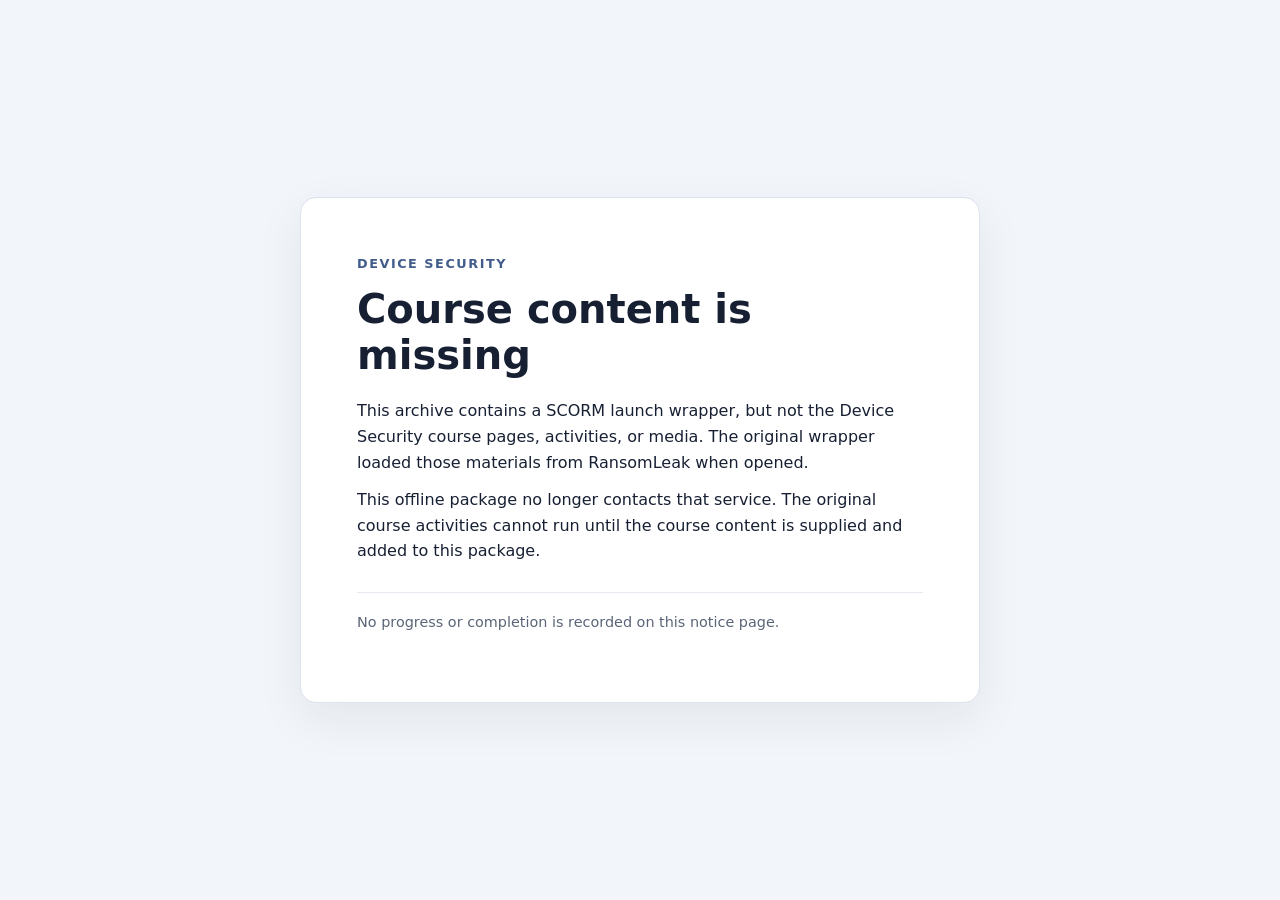
<file: device-security-self-contained/index.html>
<!doctype html>
<html lang="en">
<head>
  <meta charset="utf-8">
  <meta name="viewport" content="width=device-width, initial-scale=1">
  <title>Device Security</title>
  <link rel="stylesheet" href="./styles.css">
  <script defer src="./scorm.js"></script>
</head>
<body>
  <main class="card">
    <div class="eyebrow">Device Security</div>
    <h1>Course content is missing</h1>
    <p>This archive contains a SCORM launch wrapper, but not the Device Security course pages, activities, or media. The original wrapper loaded those materials from RansomLeak when opened.</p>
    <p>This offline package no longer contacts that service. The original course activities cannot run until the course content is supplied and added to this package.</p>
    <p class="note">No progress or completion is recorded on this notice page.</p>
  </main>
</body>
</html>
</file>
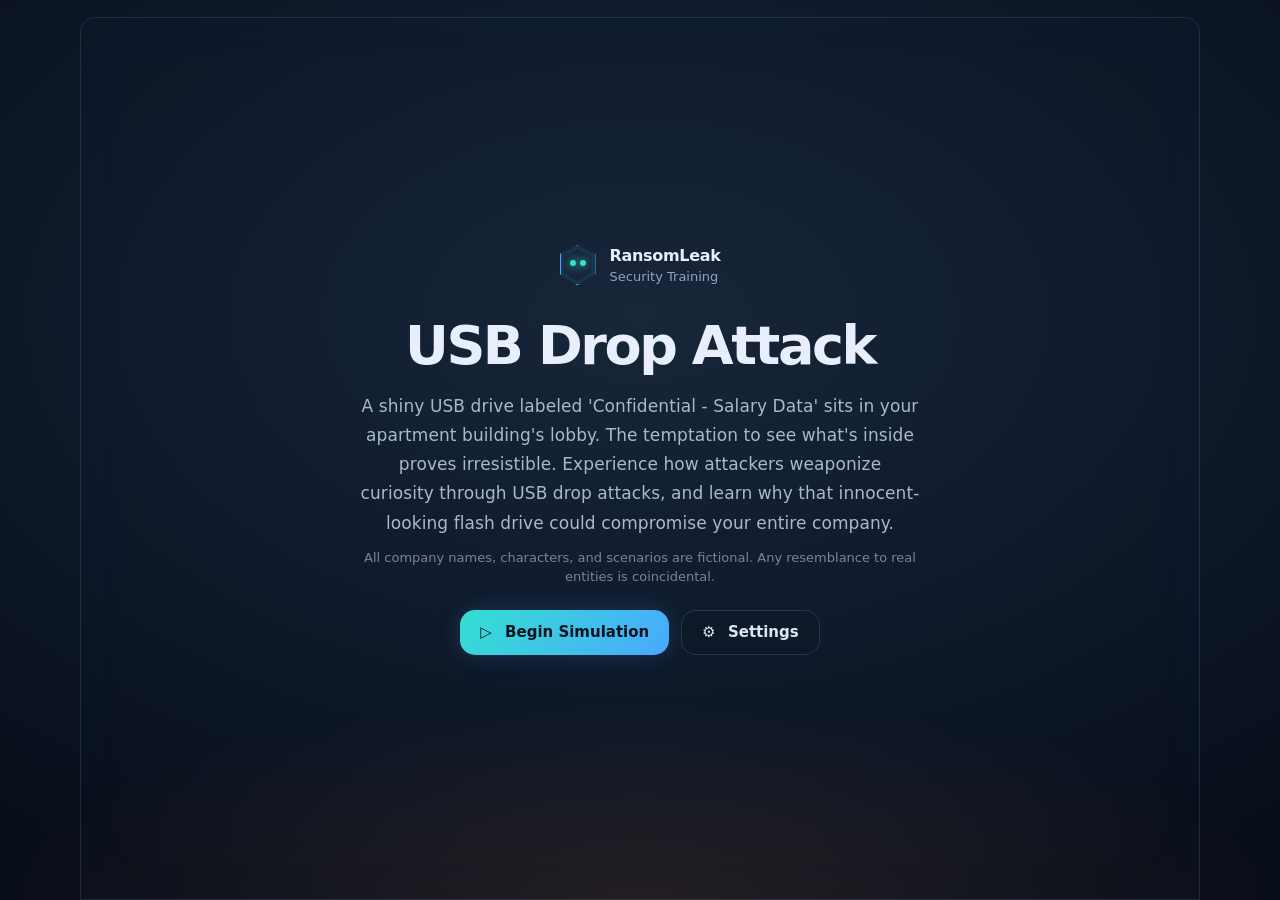
<file: usb-drop-3D-scorm12/index.html>
<!DOCTYPE html>
<html lang="en">
<head>
<meta charset="utf-8">
<meta name="viewport" content="width=device-width,initial-scale=1,viewport-fit=cover">
<title>USB Drop Attack</title>
<link rel="stylesheet" href="assets/css/main.css">
</head>
<body>

<div id="loading" class="loading is-ready" role="status" aria-live="polite" aria-hidden="true">
  <div class="loading-frame" aria-hidden="true"></div>
  <div class="loading-content">
    <svg class="loading-fox" viewBox="0 0 128 128" aria-hidden="true">
      <path class="fox-glow" d="M64 8 92 20l28 8v62l-56 34L8 90V28l28-8z"/>
      <path class="fox-face" d="m18 31 24-8 8 22 14-9 14 9 8-22 24 8v49L64 111 18 80z"/>
      <path class="fox-ear" d="m27 28 15-20 8 32zM101 28 86 8l-8 32z"/>
      <path class="fox-brow" d="m39 47 16 7M89 47l-16 7"/>
      <circle class="fox-eye" cx="44" cy="61" r="7"/><circle class="fox-eye" cx="84" cy="61" r="7"/>
      <circle class="fox-pupil" cx="46" cy="59" r="2.5"/><circle class="fox-pupil" cx="86" cy="59" r="2.5"/>
      <path class="fox-nose" d="m55 77 9-5 9 5-9 16z"/>
    </svg>
    <p>Preparing simulation...</p>
  </div>
</div>

<section id="welcome" class="welcome" aria-labelledby="welcome-title">
  <div class="welcome-frame" aria-hidden="true"></div>
  <div class="welcome-card">
    <div class="brand-lockup">
      <span class="brand-mark" aria-hidden="true"><i></i><i></i></span>
      <span><b>RansomLeak</b><small>Security Training</small></span>
    </div>
    <h1 id="welcome-title">USB Drop Attack</h1>
    <p class="welcome-copy">A shiny USB drive labeled 'Confidential - Salary Data' sits in your apartment building's lobby. The temptation to see what's inside proves irresistible. Experience how attackers weaponize curiosity through USB drop attacks, and learn why that innocent-looking flash drive could compromise your entire company.</p>
    <p class="fiction-note">All company names, characters, and scenarios are fictional. Any resemblance to real entities is coincidental.</p>
    <div class="welcome-actions">
      <button id="beginSimulation" class="begin-btn" type="button"><span aria-hidden="true">▷</span> Begin Simulation</button>
      <button id="openSettings" class="settings-btn" type="button"><span aria-hidden="true">⚙</span> Settings</button>
    </div>
  </div>
</section>

<div id="settingsDialog" class="settings-backdrop" role="dialog" aria-modal="true" aria-labelledby="settings-title" hidden>
  <section class="settings-card">
    <h2 id="settings-title">Simulation settings</h2>
    <label class="motion-setting"><span><b>Idle camera motion</b><small>Gently rotate the scene while you are not interacting.</small></span><input id="motionToggle" type="checkbox" checked></label>
    <button id="closeSettings" class="settings-done" type="button">Done</button>
  </section>
</div>

<div id="roleIntro" class="role-backdrop" role="dialog" aria-modal="true" aria-labelledby="role-name" hidden>
  <section class="role-card">
    <div class="avatar-icon" aria-hidden="true"><span></span></div>
    <h2 id="role-name">Abebe</h2>
    <span class="role-badge">DEFENDER</span>
    <p>You are <strong>Abebe</strong>, an employee at <strong>DataFlow Analytics</strong>.</p>
    <button id="roleContinue" type="button">Continue</button>
  </section>
</div>

<aside id="storyRail" class="story-rail" aria-label="Simulation story" hidden>
  <header class="rail-brand">
    <span class="rail-logo" aria-hidden="true"><i></i><i></i></span>
    <span><b>RansomLeak</b><small>Security Training</small></span>
  </header>
  <div class="rail-course"><span aria-hidden="true">♙</span> USB Drop Attack</div>
  <div class="rail-progress">
    <div class="progress-label"><span>PROGRESS</span><b id="storyProgressText">0%</b></div>
    <div class="progress-track"><i id="storyProgressBar"></i></div>
  </div>
  <div id="storyContent" class="story-content"></div>
  <footer class="story-footer">
    <p id="storyPrompt">Click Next Step to continue.</p>
    <button id="storyNext" type="button">Next Step</button>
  </footer>
</aside>
<div class="scene-avatar" aria-label="Active learner Abebe"><span aria-hidden="true"><i></i></span><b>ABEBE</b></div>

<div id="stage">
  <canvas id="gl"></canvas>
  <div id="labels" aria-hidden="true"><div id="usbTarget"><span>DROP USB HERE</span></div><div id="usbLabel">UNKNOWN USB</div></div>
  <div id="glfail" class="glfail" hidden>
    <h2>3D view unavailable</h2>
    <p>Your browser or LMS blocked WebGL. The course still works &mdash; use the list at the bottom of the screen.</p>
  </div>
</div>

<header id="hud" class="hud">
  <div class="hud-id">
    <span class="mark" aria-hidden="true"></span>
    <div>
      <h1>USB Drop Attack</h1>
      <p id="learner">Explore threat response</p>
    </div>
  </div>
  <div class="hud-stats">
    <div class="stat"><span id="statDone">0/4</span><label>Questions</label></div>
    <div class="stat"><span id="statScore">0%</span><label>Score</label></div>
    <div class="stat stat-bar">
      <div class="bar"><i id="bar"></i></div>
      <label>Progress</label>
    </div>
  </div>
</header>

<nav id="dock" class="dock" aria-label="Questions"></nav>

<div id="hint" class="hint">
  <b>Drag</b> to look around &middot; <b>Scroll</b> to zoom &middot; <b>Click a marker</b> to start
</div>

<div id="modal" class="modal" role="dialog" aria-modal="true" aria-labelledby="mTitle" hidden>
  <div class="sheet">
    <div class="sheet-head">
      <div>
        <p class="eyebrow"><span id="mStation">Question</span> &middot; <span id="mStep">Step 1</span></p>
        <h2 id="mTitle">Title</h2>
      </div>
      <button id="mClose" class="icon-btn" aria-label="Close and go back">&times;</button>
    </div>
    <div class="sheet-body" id="mBody"></div>
    <div class="sheet-foot">
      <div id="mMeta" class="meta"></div>
      <button id="mNext" class="btn btn-primary" hidden>Continue</button>
    </div>
  </div>
</div>

<div id="done" class="modal" role="dialog" aria-modal="true" hidden>
  <div class="sheet sheet-wide">
    <div class="sheet-head">
      <div>
        <p class="eyebrow">Course complete</p>
        <h2 id="dTitle">Debrief</h2>
      </div>
    </div>
    <div class="sheet-body" id="dBody"></div>
    <div class="sheet-foot">
      <div id="dMeta" class="meta"></div>
      <button id="dReview" class="btn">Back</button>
    </div>
  </div>
</div>

<script src="assets/js/scorm.js"></script>
<script src="assets/js/gl.js"></script>
<script src="assets/js/kit.js"></script>
<script src="assets/js/scene.js"></script>
<script src="assets/js/course.js"></script>
<script src="assets/js/app.js"></script>
</body>
</html>
</file>
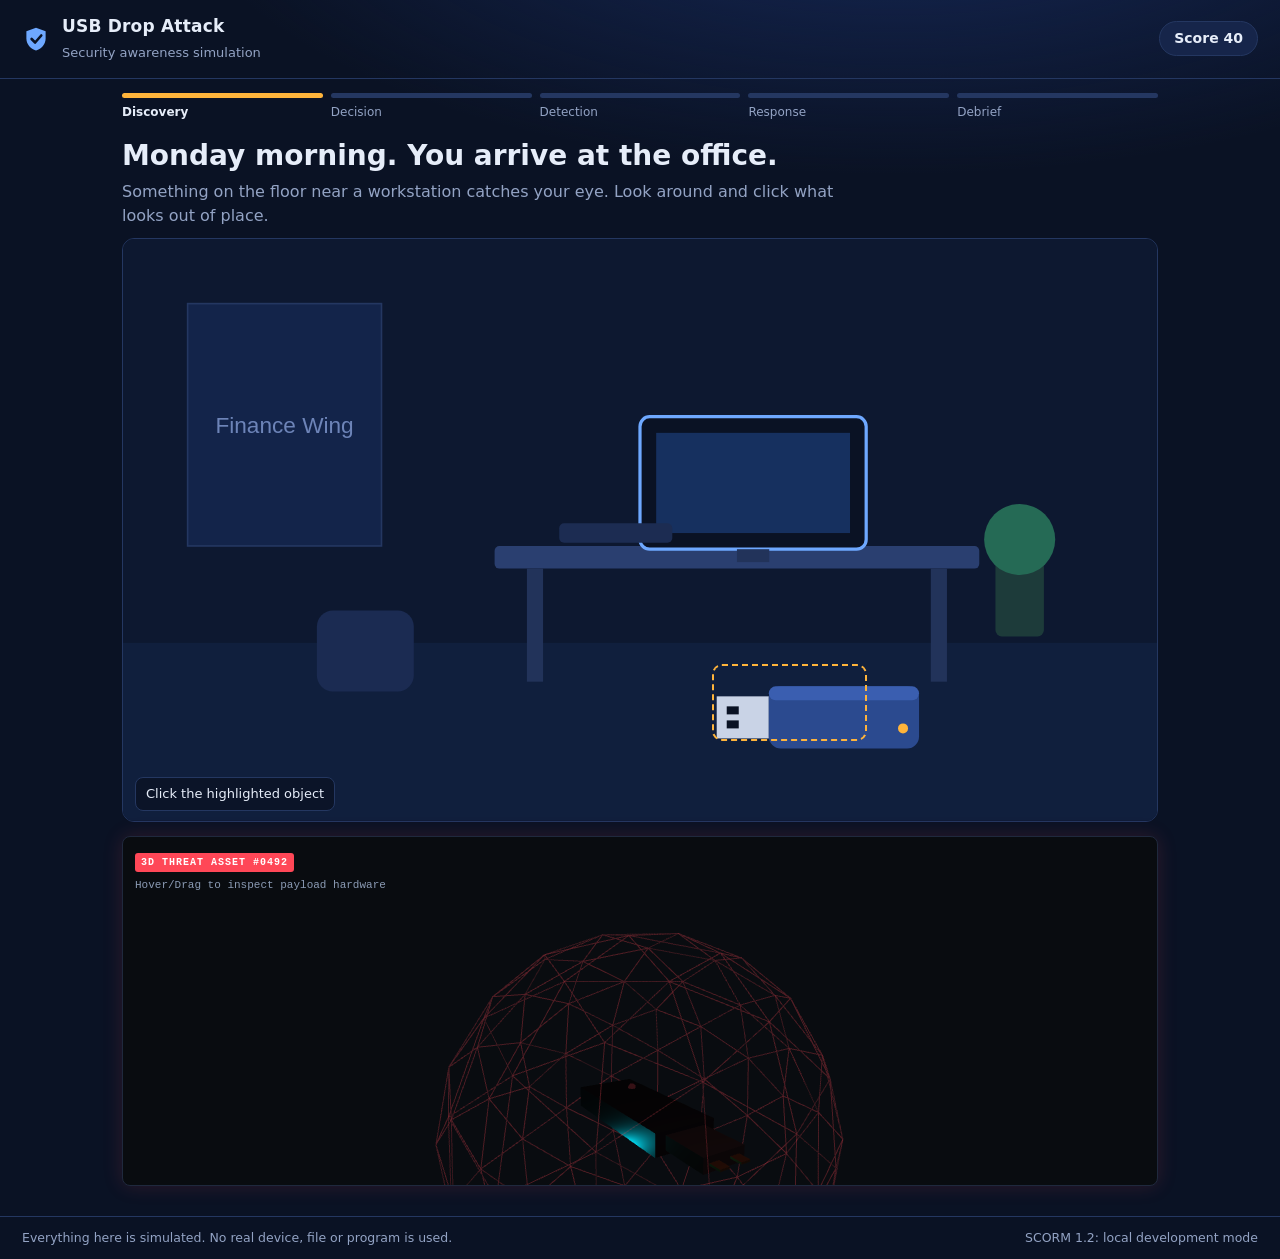
<file: usb-drop-attack-scorm/index.html>
<!DOCTYPE html>
<html lang="en">
<head>
<meta charset="UTF-8">
<meta name="viewport" content="width=device-width, initial-scale=1">
<title>USB Drop Attack Simulation</title>
<link rel="stylesheet" href="css/style.css">
<link rel="stylesheet" href="css/simulation.css">
</head>
<body>
<header class="top">
  <div class="brand"><img src="assets/icons/shield.svg" alt="" width="28" height="28"><div><strong>USB Drop Attack</strong><span>Security awareness simulation</span></div></div>
  <div class="chip" id="scorechip" aria-live="polite">Score 40</div>
</header>
<nav id="progress" class="progress" aria-label="Progress"></nav>
<main id="stage" class="stage"></main>
<div id="canvas-container" class="usb-3d-viewport" hidden>
  <div class="three-canvas-mount" aria-hidden="true"></div>
  <div class="viewport-overlay"><span class="status-tag">3D THREAT ASSET #0492</span><p>Hover/Drag to inspect payload hardware</p></div>
</div>
<div id="leak-portal" class="modal hidden" hidden>
  <section class="modal-content portal-content" role="dialog" aria-modal="true" aria-labelledby="portal-title" tabindex="-1">
    <header class="dls-header">
      <div class="logo"><img src="assets/icons/shield.svg" alt="" class="icon-danger"><span id="portal-title">DISCLOSURE PORTAL // TRAINING SIMULATION</span></div>
      <div class="stats-bar"><span>SIMULATED LISTINGS: <strong>01</strong></span><span>SIMULATED DATA: <strong>250 GB</strong></span></div>
      <button class="modal-close" type="button" data-close-portal aria-label="Close disclosure portal">×</button>
    </header>
    <p class="portal-disclaimer">Fictional training scenario. Organization, files, countdown, and figures are simulated.</p>
    <main class="leak-grid">
      <article class="portal-victim-card">
        <div class="card-header"><span class="badge" id="portal-badge">SIMULATED EXPOSURE IN PROGRESS</span><span class="timer" id="timer-1">--h --m --s</span></div>
        <h2>Northstar Logistics <small>(fictional)</small></h2>
        <p class="data-size">Simulated volume: <strong>250 GB</strong> (.pdf, .xlsx, .sql)</p>
        <p class="description">A fictional listing demonstrates how stolen-data claims may be presented. No files were taken or uploaded.</p>
        <div class="card-actions">
          <button class="btn" type="button" data-portal-action="samples">Inspect Sample Files</button>
          <button class="btn danger" type="button" data-portal-action="torrent">Download Torrent</button>
        </div>
      </article>
      <section class="chat-widget" aria-labelledby="chat-title">
        <div class="chat-header"><span class="status-indicator online" aria-hidden="true"></span><h2 id="chat-title">Chat with Support <span>[Operator ID: #8841]</span></h2><span class="chat-tag">SIMULATED · OFFLINE</span></div>
        <div class="chat-messages" id="chat-box" aria-live="polite" aria-relevant="additions">
          <div class="message threat-actor"><strong>[Operator]:</strong> We claim to have encrypted systems and copied 450 GB of employee data. We threaten to publish samples if the organization does not meet our demand. This fictional threat demonstrates double extortion: encryption plus threatened data exposure.</div>
        </div>
        <p class="chat-guidance">Training note: Follow your incident-response plan. Do not share internal details or negotiate unless authorized.</p>
        <div class="chat-actions" aria-label="Choose a simulated response">
          <button class="btn" type="button" data-chat-response="extension">Request Extension</button>
          <button class="btn" type="button" data-chat-response="proof">Request Proof</button>
          <button class="btn primary" type="button" data-chat-response="escalate">Stop contact and notify incident response</button>
        </div>
      </section>
    </main>
    <div class="modal-actions"><button class="btn primary" type="button" data-close-portal>Return to Simulation</button></div>
  </section>
</div>
<div id="file-modal" class="modal hidden" hidden>
  <section class="modal-content" role="dialog" aria-modal="true" aria-labelledby="proof-title" tabindex="-1">
    <div class="modal-heading">
      <div><p class="eyebrow">Simulation evidence</p><h2 id="proof-title">Proof of Exfiltration — Sample Files</h2></div>
      <button class="modal-close" type="button" data-close-modal aria-label="Close viewer">×</button>
    </div>
    <p class="proof-disclaimer">Fictional file listing for training. No files or personal data were accessed or transferred.</p>
    <div class="proof-layout">
      <div class="file-tree" aria-label="Sample file list">
        <ul>
          <li class="folder">📁 Confidential_HR
            <ul>
              <li><button type="button" class="file" data-preview="salaries">📄 Executive_Salaries.csv <span>(12 MB)</span></button></li>
              <li><button type="button" class="file" data-preview="passports">📄 Executive_Passports.pdf <span>(45 MB)</span></button></li>
            </ul>
          </li>
          <li class="folder">📁 Source_Code
            <ul>
              <li><button type="button" class="file" data-preview="database">📄 production_db.sql <span>(3.2 GB)</span></button></li>
            </ul>
          </li>
        </ul>
      </div>
      <div id="file-preview-box" class="preview-box" aria-live="polite"><em>Select a file to inspect a redacted proof sample.</em></div>
    </div>
    <div class="modal-actions"><button class="btn primary" type="button" data-close-modal>Close Viewer</button></div>
  </section>
</div>
<div id="torrent-modal" class="modal hidden" hidden>
  <section class="modal-content torrent-content" role="dialog" aria-modal="true" aria-labelledby="torrent-title" tabindex="-1">
    <p class="eyebrow">Training simulation</p>
    <h2 id="torrent-title">Download disabled</h2>
    <p>This control is a simulated trap. No torrent, file, or network request was created. In a real incident, do not download unknown files; notify your security team.</p>
    <div class="modal-actions"><button class="btn primary" type="button" data-close-torrent>Return to Portal</button></div>
  </section>
</div>
<footer class="foot"><span>Everything here is simulated. No real device, file or program is used.</span><span id="mode"></span></footer>
<script src="js/three.min.js"></script>
<script src="js/scorm.js"></script>
<script src="js/usb-drop.js"></script>
<script src="js/usb-3d.js"></script>
</body>
</html>
</file>
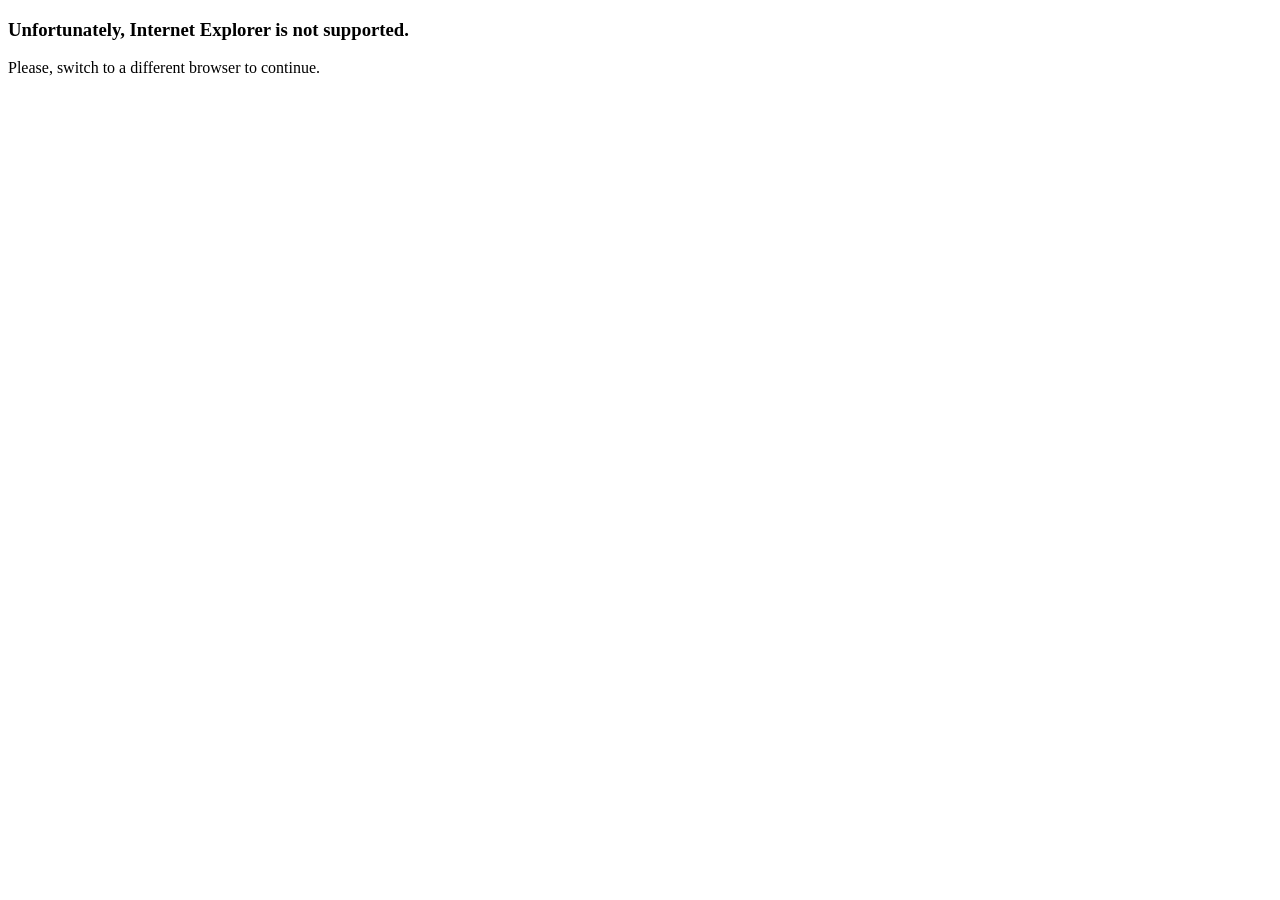
<file: device-security/scormdriver/indexAPI.html>
<!DOCTYPE html>
<html lang="en">
<head>
  <meta http-equiv="X-UA-Compatible" content="IE=10,chrome=1">
  <meta name="viewport" content="width=device-width, initial-scale=1, maximum-scale=1">
  <title>Ransomleak</title>
  <link href="https://free-content-distribution.ransomleak.com/public/scorm/main.css" rel="stylesheet">

  <script type="text/javascript">
    window.PROTOCOL = 'https://';
    window.TENANT = 'free-content-distribution';
    window.HOST = 'ransomleak.com';
    window.API_BASE_URL = 'https://free-content-distribution.ransomleak.com/api';
    window.SCORM_TYPE = 'remote';
    window.SCORM_VERSION = '2004';
    window.SCORM_RESUME_MODE = '{{SCORM_RESUME_MODE}}';
    window.PACKAGE_ID = 'eff95b82-e923-45fa-b022-ea30886006b9';
    window.IS_SCORM = true;
    window.IS_SCORM_REMOTE = true;
    window.IS_LICENSE_CHECK_ENABLED = true;
  </script>
  <script src="https://free-content-distribution.ransomleak.com/public/scorm/load-content.js" type="text/javascript"></script>
</head>

<body>
  <div class="ie-notification">
    <h3>Unfortunately, Internet Explorer is not supported.</h3>
    <p>Please, switch to a different browser to continue.</p>
  </div>

  <div id="content">
    <iframe id="content-frame" name="scormdriver_content" width="100%" height="100%" scrolling="no" frameborder="0" src="blank.html" allowfullscreen></iframe>
  </div>
</body>
</html>
</file>
<file: device-security-self-contained/styles.css>
:root { color-scheme: light; font: 16px/1.6 system-ui, -apple-system, "Segoe UI", sans-serif; color: #172033; background: #f2f5f9; }
* { box-sizing: border-box; }
body { min-height: 100vh; margin: 0; display: grid; place-items: center; padding: 24px; }
.card { width: min(100%, 680px); padding: clamp(28px, 6vw, 56px); background: #fff; border: 1px solid #dce3ed; border-radius: 16px; box-shadow: 0 16px 48px #17203312; }
.eyebrow { color: #425d8b; font-size: .8rem; font-weight: 700; letter-spacing: .12em; text-transform: uppercase; }
h1 { margin: 12px 0 20px; font-size: clamp(1.8rem, 5vw, 2.5rem); line-height: 1.15; }
p { margin: 12px 0; }
.note { margin-top: 28px; padding-top: 18px; border-top: 1px solid #e5eaf1; color: #5a6577; font-size: .9rem; }
</file>
<file: usb-drop-3D-scorm12/assets/css/main.css>
:root{
  --bg:#060a12; --bg2:#0b1220;
  --panel:rgba(11,17,29,.985); --panel-solid:#0b111d;
  --line:rgba(125,165,225,.15); --line-2:rgba(125,165,225,.28);
  --txt:#e8eefb; --muted:#8ea3c4; --dim:#63779a;
  --accent:#34e0d0; --accent-2:#4aa8ff;
  --good:#3ad986; --warn:#f6b93b; --bad:#ff5f6d;
  --r:14px; --shadow:0 24px 60px rgba(0,0,0,.55);
  --font:ui-sans-serif,system-ui,-apple-system,"Segoe UI",Roboto,"Helvetica Neue",Arial,sans-serif;
  --mono:ui-monospace,SFMono-Regular,Menlo,Consolas,"Liberation Mono",monospace;
}
*{box-sizing:border-box}
html,body{height:100%}
body{
  margin:0;font-family:var(--font);color:var(--txt);
  background:radial-gradient(1200px 700px at 50% -10%,#132038 0%,var(--bg2) 45%,var(--bg) 100%);
  overflow:hidden;-webkit-font-smoothing:antialiased;
}
button{font:inherit;color:inherit}

/* ---------- simulation startup ---------- */
.loading{
  position:fixed;inset:0;z-index:100;display:grid;place-items:center;
  background:var(--bg);color:var(--dim);transition:opacity .35s ease,visibility .35s ease;
}
.loading.is-ready{opacity:0;visibility:hidden;pointer-events:none}
.loading-frame{
  position:absolute;inset:1px 16px 0;border:1.5px solid var(--accent-2);border-radius:22px 22px 0 0;
  box-shadow:inset 0 0 0 3px rgba(74,168,255,.035);pointer-events:none;
}
.loading-content{position:relative;display:flex;flex-direction:column;align-items:center;gap:20px;transform:translateY(65px)}
.loading-fox{width:128px;height:128px;overflow:visible;animation:fox-breathe 1.8s ease-in-out infinite}
.fox-glow{fill:rgba(74,168,255,.09);stroke:#4aa8ff;stroke-width:2}
.fox-face{fill:#18263a;stroke:#263b56;stroke-width:1.2}
.fox-ear{fill:#18263a;stroke:#4aa8ff;stroke-width:1.2}
.fox-brow{fill:none;stroke:#34e0d0;stroke-width:3;stroke-linecap:round}
.fox-eye{fill:#287db4;stroke:#34e0d0;stroke-width:4}
.fox-pupil{fill:#071420}
.fox-nose{fill:#19334b;stroke:#4aa8ff;stroke-width:1.2}
.loading-content p{margin:0;font-size:15px;letter-spacing:.01em;color:var(--muted)}
@keyframes fox-breathe{0%,100%{transform:translateY(0);opacity:.88}50%{transform:translateY(-3px);opacity:1}}
@media(prefers-reduced-motion:reduce){.loading,.loading-fox{transition:none;animation:none}}

/* ---------- simulation welcome screen ---------- */
.welcome{position:fixed;inset:0;z-index:90;display:grid;place-items:center;background:radial-gradient(ellipse 68% 30% at 50% 100%,rgba(151,91,56,.19),transparent 75%),radial-gradient(ellipse 82% 72% at 50% 35%,#18263a 0%,#0d1728 62%,#080e19 100%);padding:30px 20px;color:#e8eefb}
.welcome[hidden]{display:none}
.welcome-frame{position:absolute;inset:17px max(16px,calc((100vw - 1120px)/2)) 0;border:1px solid rgba(142,163,196,.17);border-radius:15px 15px 0 0;box-shadow:inset 0 0 70px rgba(74,168,255,.025);pointer-events:none}
.welcome-card{position:relative;width:min(560px,100%);text-align:center;display:flex;flex-direction:column;align-items:center}
.brand-lockup{display:flex;align-items:center;gap:14px;text-align:left;margin-bottom:32px}
.brand-lockup>span:last-child{display:grid;gap:4px}
.brand-lockup b{font-size:16px;font-weight:550;letter-spacing:-.02em}
.brand-lockup small{font-size:13px;color:#8ea3c4}
.brand-mark{position:relative;width:36px;height:40px;display:block;clip-path:polygon(50% 0,100% 22%,100% 72%,50% 100%,0 72%,0 22%);background:#19334b;border:1px solid #4aa8ff}
.brand-mark:before{content:"";position:absolute;inset:3px;background:#18263a;clip-path:polygon(50% 0,100% 22%,100% 72%,50% 100%,0 72%,0 22%)}
.brand-mark i{position:absolute;z-index:1;top:14px;width:6px;height:6px;border-radius:50%;background:#34e0d0;box-shadow:0 0 8px #34e0d0}
.brand-mark i:first-child{left:9px}.brand-mark i:last-child{right:9px}
.welcome-card h1{margin:0 0 16px;font-size:clamp(38px,5vw,54px);line-height:1.08;font-weight:680;letter-spacing:-.045em}
.welcome-copy{margin:0;color:#aab8ce;font-size:17px;line-height:1.72;letter-spacing:.005em}
.fiction-note{margin:10px 0 23px;color:#7486a4;font-size:13px;line-height:1.5}
.welcome-actions{display:flex;justify-content:center;gap:12px}
.welcome-actions button,.settings-done{height:45px;border-radius:15px;padding:0 20px;font-size:15px;font-weight:550;cursor:pointer;transition:filter .2s,transform .2s,border-color .2s}
.welcome-actions button:hover,.settings-done:hover{filter:brightness(1.1);transform:translateY(-1px)}
.begin-btn{border:0;background:linear-gradient(130deg,#34e0d0,#4aa8ff);color:#071420;box-shadow:0 0 22px rgba(74,168,255,.2)}
.begin-btn span{margin-right:8px;font-size:15px}
.settings-btn{border:1px solid rgba(142,163,196,.22);background:rgba(14,24,40,.88);color:#dce5f5}
.settings-btn span{margin-right:7px}
.settings-backdrop{position:fixed;inset:0;z-index:110;display:grid;place-items:center;padding:20px;background:rgba(3,7,14,.76)}
.settings-backdrop[hidden]{display:none}
.settings-card{width:min(420px,100%);padding:24px;border:1px solid rgba(125,165,225,.2);border-radius:18px;background:#0b111d;box-shadow:0 24px 70px rgba(0,0,0,.55)}
.settings-card h2{margin:0 0 22px;font-size:20px}
.motion-setting{display:flex;align-items:center;justify-content:space-between;gap:18px;padding:15px 0;border-top:1px solid rgba(125,165,225,.12);border-bottom:1px solid rgba(125,165,225,.12);cursor:pointer}
.motion-setting span{display:grid;gap:5px}.motion-setting b{font-size:14px;font-weight:550}.motion-setting small{max-width:29ch;color:#85928c;font-size:12px;line-height:1.45}
.motion-setting input{width:19px;height:19px;accent-color:#34e0d0;flex:none}
.settings-done{display:block;margin:20px 0 0 auto;border:0;background:linear-gradient(130deg,#34e0d0,#4aa8ff);color:#071420}
@media(max-width:640px){.welcome{padding:24px}.welcome-frame{inset:12px 10px 0}.welcome-copy{font-size:15px;line-height:1.65}.brand-lockup{margin-bottom:25px}.fiction-note{font-size:11.5px}.welcome-actions{width:100%;gap:9px}.welcome-actions button{padding:0 14px;font-size:13px}}
.role-backdrop{position:fixed;inset:0;z-index:80;display:grid;place-items:center;padding:20px;background:rgba(3,7,14,.66)}
.role-backdrop[hidden]{display:none}
.role-card{width:min(380px,100%);min-height:385px;padding:32px 38px;border:1px solid var(--accent-2);border-radius:16px;background:var(--panel-solid);box-shadow:0 20px 70px rgba(0,0,0,.35);display:flex;flex-direction:column;align-items:center;justify-content:center;text-align:center}
.avatar-icon{width:80px;height:80px;margin-bottom:27px;border:2px solid var(--accent-2);border-radius:50%;display:grid;place-items:center;box-shadow:0 0 18px rgba(74,168,255,.15)}
.avatar-icon span{position:relative;width:32px;height:35px}
.avatar-icon span:before{content:"";position:absolute;left:10px;top:1px;width:14px;height:14px;border-radius:50%;background:var(--accent-2)}
.avatar-icon span:after{content:"";position:absolute;left:2px;bottom:0;width:30px;height:16px;border-radius:17px 17px 3px 3px;background:#287db4}
.role-card h2{margin:0 0 13px;font-size:38px;line-height:1.1;font-weight:650;letter-spacing:-.04em}
.role-badge{padding:5px 12px;border-radius:99px;background:rgba(74,168,255,.14);color:var(--accent);font-size:12px;letter-spacing:.06em}
.role-card p{margin:20px 0 25px;color:var(--muted);font-size:15px;line-height:1.65}
.role-card p strong{color:var(--accent);font-weight:600}
.role-card button{min-width:112px;height:41px;padding:0 22px;border:0;border-radius:14px;background:linear-gradient(130deg,var(--accent),var(--accent-2));color:#071420;font-size:15px;cursor:pointer;transition:filter .2s,transform .2s}
.role-card button:hover{filter:brightness(1.08);transform:translateY(-1px)}
@media(max-width:480px){.role-card{min-height:350px;padding:28px 24px}.role-card h2{font-size:34px}}

/* ---------- guided story rail beside the 3D lab ---------- */
.story-rail{position:fixed;inset:0 auto 0 0;z-index:7;width:315px;display:flex;flex-direction:column;background:var(--bg);border-right:1px solid var(--line);color:var(--txt)}
.story-rail[hidden]{display:none}
.rail-brand{height:105px;flex:none;display:flex;align-items:center;gap:14px;padding:16px;border-bottom:1px solid var(--line)}
.rail-brand>span:last-child{display:grid;gap:3px}.rail-brand b{font-size:16px;font-weight:550}.rail-brand small{font-size:12px;color:var(--muted)}
.rail-logo{position:relative;width:36px;height:40px;display:block;clip-path:polygon(50% 0,100% 22%,100% 72%,50% 100%,0 72%,0 22%);background:#19334b}
.rail-logo:before{content:"";position:absolute;inset:3px;background:#18263a;clip-path:polygon(50% 0,100% 22%,100% 72%,50% 100%,0 72%,0 22%)}
.rail-logo i{position:absolute;z-index:1;top:14px;width:6px;height:6px;border-radius:50%;background:var(--accent);box-shadow:0 0 8px var(--accent)}.rail-logo i:first-child{left:9px}.rail-logo i:last-child{right:9px}
.rail-course{height:43px;flex:none;padding:11px 16px;border-bottom:1px solid var(--line);font-size:14px}.rail-course span{color:var(--accent);margin-right:7px}
.rail-progress{padding:17px 15px 15px;border-bottom:1px solid var(--line)}
.progress-label{display:flex;justify-content:space-between;align-items:center;margin-bottom:10px;color:var(--muted);font-size:12px;letter-spacing:.035em}.progress-label b{color:var(--accent);font-weight:550}
.progress-track{height:10px;border-radius:99px;background:rgba(255,255,255,.08);overflow:hidden}.progress-track i{display:block;height:100%;width:0;border-radius:99px;background:linear-gradient(90deg,var(--accent-2),var(--accent));transition:width .35s ease}
.story-content{padding:15px;overflow:auto;flex:1;scrollbar-width:thin;scrollbar-color:#344964 transparent}
.story-heading{display:flex;gap:9px;align-items:center;margin:0 0 13px;font-size:14px;font-weight:600}.story-heading span{width:23px;height:23px;display:grid;place-items:center;border-radius:50%;background:rgba(74,168,255,.15);color:var(--accent);font-size:11px}
.story-content p{margin:0 0 17px;color:#aab8ce;font-size:15px;line-height:1.65}.story-content strong{color:var(--accent);font-weight:600}
.story-insight{margin-top:4px;padding:12px 13px;border:1px solid rgba(74,168,255,.2);border-radius:14px;background:rgba(74,168,255,.055)}
.story-insight h3{margin:0 0 9px;color:var(--accent);font-size:11px;font-weight:550;letter-spacing:.05em}.story-insight p{margin:0;color:var(--muted);font-size:13px;line-height:1.55}
.story-footer{flex:none;border-top:1px solid var(--line);padding:15px}
.story-footer p{margin:0 0 14px;color:var(--txt);font-size:14px}
.story-footer button{width:100%;height:41px;border:0;border-radius:14px;background:linear-gradient(130deg,var(--accent),var(--accent-2));color:#071420;font-size:14px;cursor:pointer;box-shadow:0 3px 14px rgba(74,168,255,.16)}
.story-footer button:hover{filter:brightness(1.08)}
.scene-avatar{display:none;position:fixed;left:315px;top:0;z-index:6;width:80px;height:91px;flex-direction:column;align-items:center;justify-content:center;gap:6px;border:1px solid var(--line);border-top:0;border-radius:0 0 16px 0;background:rgba(11,17,29,.92);color:var(--accent)}
.scene-avatar span{position:relative;width:48px;height:48px;border:2px solid var(--accent-2);border-radius:50%;display:grid;place-items:center;box-shadow:0 0 14px rgba(74,168,255,.22)}
.scene-avatar span:before{content:"";position:absolute;top:10px;width:11px;height:11px;border-radius:50%;background:var(--accent)}
.scene-avatar span:after{content:"";position:absolute;bottom:8px;width:22px;height:12px;border-radius:15px 15px 3px 3px;background:#287db4}
.scene-avatar b{font-size:11px;font-weight:550;letter-spacing:.08em}
body.guided #stage{left:315px}
body.guided .scene-avatar{display:flex}
body.guided .hud,body.guided .dock,body.guided .hint{display:none}
@media(max-width:760px){.story-rail{width:min(315px,88vw)}body.guided #stage{left:min(315px,88vw)}}
@media(max-width:560px){.story-rail{inset:auto 0 0;width:100%;height:min(48vh,390px);border-right:0;border-top:1px solid rgba(182,207,196,.12);background:rgba(9,16,13,.97)}.rail-brand{height:48px;padding:8px 13px;gap:9px}.rail-brand .rail-logo{width:28px;height:31px}.rail-brand small{display:none}.rail-brand b{font-size:14px}.rail-course{height:35px;padding:8px 13px;font-size:12px}.rail-progress{padding:9px 13px}.progress-label{margin-bottom:6px;font-size:10px}.progress-track{height:7px}.story-content{padding:10px 13px}.story-heading{margin-bottom:7px;font-size:12px}.story-content p{margin-bottom:9px;font-size:12px;line-height:1.5}.story-insight{padding:8px 10px;margin-top:0}.story-insight h3{margin-bottom:5px;font-size:10px}.story-insight p{font-size:11px;line-height:1.4}.story-footer{padding:8px 13px}.story-footer p{margin-bottom:7px;font-size:11px}.story-footer button{height:35px;font-size:12px}body.guided #stage{left:0;bottom:min(48vh,390px)}body.guided .scene-avatar{left:0;top:auto;bottom:min(48vh,390px)}}

/* ---------- stage ---------- */
#stage{position:fixed;inset:0}
#gl{width:100%;height:100%;display:block;touch-action:none;cursor:grab}
#gl.dragging{cursor:grabbing}
#gl.usb-dragging{cursor:grabbing}
#labels{position:absolute;inset:0;pointer-events:none}
#usbTarget{position:absolute;display:none;transform:translate(-50%,-50%);width:64px;height:64px;border:1px solid rgba(74,168,255,.78);border-radius:50%;box-shadow:0 0 0 8px rgba(74,168,255,.08),0 0 26px rgba(52,224,208,.3);align-items:center;justify-content:center;color:var(--accent);font-size:8px;letter-spacing:.06em;text-align:center;animation:target-pulse 1.7s ease-in-out infinite}
#usbTarget:before{content:"";position:absolute;inset:9px;border:1px dashed rgba(74,168,255,.65);border-radius:50%}
#usbTarget span{position:absolute;top:69px;white-space:nowrap;padding:4px 7px;border-radius:5px;background:rgba(4,12,9,.86);font-weight:600}
#usbTarget.active{display:flex}
#usbLabel{position:absolute;transform:translate(-50%,-100%);display:none;white-space:nowrap;padding:5px 8px;border:1px solid rgba(74,168,255,.65);border-radius:7px;background:rgba(11,17,29,.94);box-shadow:0 0 16px rgba(74,168,255,.22);color:#d6eaff;font-size:9px;font-weight:700;letter-spacing:.08em;text-shadow:0 1px 4px #000}
#usbLabel.visible{display:block}
@keyframes target-pulse{50%{box-shadow:0 0 0 13px rgba(74,168,255,.035),0 0 32px rgba(52,224,208,.42)}}

.lbl{
  position:absolute;transform:translate(-50%,-100%);
  padding:7px 11px 8px;border-radius:10px;white-space:nowrap;
  background:rgba(10,16,28,.82);border:1px solid var(--line-2);
  backdrop-filter:blur(8px);-webkit-backdrop-filter:blur(8px);
  font-size:12px;line-height:1.25;letter-spacing:.01em;
  pointer-events:auto;cursor:pointer;
  transition:border-color .18s,transform .18s,background .18s,opacity .2s;
  box-shadow:0 8px 22px rgba(0,0,0,.4);
}
.lbl:hover{border-color:var(--accent);background:rgba(14,24,40,.95)}
.lbl b{display:block;font-weight:600;font-size:12.5px}
.lbl span{display:block;color:var(--dim);font-size:10.5px;margin-top:2px;letter-spacing:.05em;text-transform:uppercase}
.lbl.done{border-color:rgba(58,217,134,.5)}
.lbl.done span{color:var(--good)}
.lbl.partial{border-color:rgba(246,185,59,.5)}
.lbl.partial span{color:var(--warn)}
.lbl.weak{border-color:rgba(255,95,109,.5)}
.lbl.weak span{color:var(--bad)}
.lbl::after{
  content:"";position:absolute;left:50%;bottom:-5px;width:9px;height:9px;
  transform:translateX(-50%) rotate(45deg);
  background:rgba(10,16,28,.82);border-right:1px solid var(--line-2);border-bottom:1px solid var(--line-2);
}

.glfail{position:absolute;inset:0;display:grid;place-content:center;text-align:center;gap:6px;padding:24px}
.glfail[hidden]{display:none}
.glfail h2{margin:0;font-size:18px}
.glfail p{margin:0;color:var(--muted);max-width:38ch}

/* ---------- HUD ---------- */
.hud{
  position:fixed;top:0;left:0;right:0;z-index:5;
  display:flex;align-items:center;justify-content:space-between;gap:18px;
  padding:14px 20px;
  background:linear-gradient(180deg,rgba(6,10,18,.9),rgba(6,10,18,0));
  pointer-events:none;
}
.hud-id{display:flex;align-items:center;gap:12px}
.mark{
  width:32px;height:32px;border-radius:9px;flex:none;
  background:linear-gradient(145deg,var(--accent),var(--accent-2));
  box-shadow:0 0 22px rgba(52,224,208,.35);position:relative;
}
.mark::after{
  content:"";position:absolute;inset:9px 10px;border:2px solid rgba(6,10,18,.85);
  border-radius:2px 2px 4px 4px;border-top-width:6px;border-top-left-radius:8px;border-top-right-radius:8px;
}
.hud h1{margin:0;font-size:14.5px;font-weight:650;letter-spacing:.005em}
.hud p{margin:1px 0 0;font-size:11.5px;color:var(--dim);letter-spacing:.04em}

.hud-stats{display:flex;align-items:center;gap:10px}
.stat{
  min-width:74px;padding:7px 12px;border-radius:11px;text-align:center;
  background:rgba(12,19,33,.7);border:1px solid var(--line);
  backdrop-filter:blur(10px);-webkit-backdrop-filter:blur(10px);
}
.stat span{display:block;font-size:15px;font-weight:650;font-variant-numeric:tabular-nums;letter-spacing:-.01em}
.stat label{display:block;font-size:9.5px;color:var(--dim);text-transform:uppercase;letter-spacing:.09em;margin-top:2px}
.stat-bar{min-width:112px}
.bar{height:5px;border-radius:99px;background:rgba(255,255,255,.09);overflow:hidden;margin:6px 0 3px}
.bar i{display:block;height:100%;width:0;border-radius:99px;background:linear-gradient(90deg,var(--accent-2),var(--accent));transition:width .5s cubic-bezier(.2,.8,.2,1)}

/* ---------- dock ---------- */
.dock{
  position:fixed;left:0;right:0;bottom:0;z-index:5;
  display:flex;gap:8px;justify-content:center;flex-wrap:wrap;
  padding:16px 20px 18px;
  background:linear-gradient(0deg,rgba(6,10,18,.92),rgba(6,10,18,0));
}
.chip{
  display:flex;align-items:center;gap:9px;
  padding:8px 14px 8px 10px;border-radius:99px;cursor:pointer;
  background:rgba(12,19,33,.78);border:1px solid var(--line);
  backdrop-filter:blur(10px);-webkit-backdrop-filter:blur(10px);
  font-size:12.5px;transition:border-color .2s,transform .2s,background .2s;
}
.chip:hover{border-color:var(--line-2);transform:translateY(-2px);background:rgba(18,28,46,.9)}
.chip .dot{width:8px;height:8px;border-radius:99px;background:var(--dim);flex:none;box-shadow:0 0 0 3px rgba(255,255,255,.05)}
.chip .n{color:var(--dim);font-variant-numeric:tabular-nums;font-size:11px}
.chip.done .dot{background:var(--good);box-shadow:0 0 10px rgba(58,217,134,.6)}
.chip.partial .dot{background:var(--warn);box-shadow:0 0 10px rgba(246,185,59,.55)}
.chip.weak .dot{background:var(--bad);box-shadow:0 0 10px rgba(255,95,109,.55)}
.chip.active{border-color:var(--accent)}

.hint{
  position:fixed;left:50%;transform:translateX(-50%);bottom:72px;z-index:6;
  font-size:11.5px;color:var(--dim);letter-spacing:.02em;
  transition:opacity .5s;pointer-events:none;text-align:center;
}
.hint b{color:var(--muted);font-weight:600}
.hint.gone{opacity:0}

/* ---------- modal ---------- */
.modal{
  position:fixed;inset:0;z-index:20;display:grid;place-items:end center;
  background:rgba(3,6,11,.74);
  padding:0 16px;
}
.modal[hidden]{display:none}
.sheet{
  width:min(720px,100%);max-height:min(86vh,860px);margin-bottom:0;
  display:flex;flex-direction:column;
  background:var(--panel);border:1px solid var(--line-2);border-bottom:0;
  border-radius:20px 20px 0 0;box-shadow:var(--shadow);
  animation:sheetup .38s cubic-bezier(.16,1,.3,1) both;
}
.sheet-wide{width:min(820px,100%)}
@keyframes sheetup{from{transform:translateY(26px)}to{transform:none}}
@keyframes rise{from{transform:translateY(12px)}to{transform:none}}

.sheet-head{display:flex;align-items:flex-start;justify-content:space-between;gap:16px;padding:20px 22px 14px}
.eyebrow{margin:0 0 5px;font-size:10.5px;letter-spacing:.11em;text-transform:uppercase;color:var(--accent)}
.sheet-head h2{margin:0;font-size:19px;font-weight:640;letter-spacing:-.012em;line-height:1.25}
.icon-btn{
  flex:none;width:32px;height:32px;border-radius:9px;border:1px solid var(--line);
  background:transparent;font-size:19px;line-height:1;cursor:pointer;color:var(--muted);
  transition:background .2s,color .2s,border-color .2s;
}
.icon-btn:hover{background:rgba(255,255,255,.06);color:var(--txt);border-color:var(--line-2)}

.sheet-body{padding:0 22px 4px;overflow-y:auto;flex:1;scrollbar-width:thin}
.sheet-body::-webkit-scrollbar{width:8px}
.sheet-body::-webkit-scrollbar-thumb{background:rgba(255,255,255,.1);border-radius:99px}

.sheet-foot{
  display:flex;align-items:center;justify-content:space-between;gap:14px;
  padding:14px 22px 18px;border-top:1px solid var(--line);margin-top:12px;
}
.meta{font-size:11.5px;color:var(--dim);letter-spacing:.02em}
.meta b{color:var(--muted);font-weight:600}

.btn{
  padding:10px 18px;border-radius:11px;cursor:pointer;
  border:1px solid var(--line-2);background:rgba(255,255,255,.05);
  font-size:13px;font-weight:550;transition:background .2s,transform .15s,border-color .2s;
}
.btn:hover{background:rgba(255,255,255,.1);transform:translateY(-1px)}
.btn-primary{background:linear-gradient(140deg,var(--accent),#25b6d6);border-color:transparent;color:#03151a;font-weight:650}
.btn-primary:hover{filter:brightness(1.08)}

/* ---------- scenario content ---------- */
.setting{
  margin:0 0 16px;padding:13px 15px;border-radius:12px;
  background:rgba(74,168,255,.07);border:1px solid rgba(74,168,255,.18);
  border-left:3px solid var(--accent-2);
  font-size:13.5px;line-height:1.6;color:#cfe0f7;
}
.setting em{color:var(--muted);font-style:normal;display:block;margin-top:6px;font-size:12.5px}

.screenmock{
  margin:0 0 16px;border-radius:12px;overflow:hidden;
  border:1px solid var(--line-2);background:#080d17;font-family:var(--mono);font-size:12px;
}
.screenmock .bar-top{
  display:flex;gap:6px;align-items:center;padding:9px 12px;
  background:rgba(255,255,255,.045);border-bottom:1px solid var(--line);
  font-size:10.5px;color:var(--dim);letter-spacing:.05em;text-transform:uppercase;
}
.screenmock .bar-top i{width:8px;height:8px;border-radius:99px;background:#2a374f;display:block}
.screenmock .rows{padding:12px 14px;display:grid;gap:5px}
.screenmock .row{display:grid;grid-template-columns:70px 1fr;gap:10px;line-height:1.55}
.screenmock .k{color:var(--dim)}
.screenmock .v{color:#d3e2f8;word-break:break-all}
.screenmock .body{padding:12px 14px;border-top:1px solid var(--line);line-height:1.65;color:#c3d3ec;font-family:var(--font);font-size:13px}
.screenmock .flag{color:var(--bad)}

.prompt{margin:0 0 12px;font-size:14.5px;font-weight:560;line-height:1.5}

.choices{display:grid;gap:9px;margin:0 0 6px;padding:0;list-style:none}
.choice{
  display:flex;gap:12px;align-items:flex-start;width:100%;text-align:left;
  padding:13px 15px;border-radius:12px;cursor:pointer;
  background:rgba(255,255,255,.035);border:1px solid var(--line);
  font-size:13.5px;line-height:1.55;
  transition:background .18s,border-color .18s,transform .15s;
}
.choice:hover:not(:disabled){background:rgba(255,255,255,.075);border-color:var(--line-2);transform:translateX(3px)}
.choice:disabled{cursor:default;opacity:.45}
.choice .key{
  flex:none;width:22px;height:22px;border-radius:7px;display:grid;place-items:center;
  background:rgba(255,255,255,.07);font-size:11px;font-weight:650;color:var(--muted);margin-top:1px;
}
.choice.picked{opacity:1;border-width:1.5px}
.choice.picked.good{background:rgba(58,217,134,.12);border-color:rgba(58,217,134,.55)}
.choice.picked.good .key{background:var(--good);color:#04180d}
.choice.picked.mid{background:rgba(246,185,59,.11);border-color:rgba(246,185,59,.5)}
.choice.picked.mid .key{background:var(--warn);color:#1d1403}
.choice.picked.bad{background:rgba(255,95,109,.11);border-color:rgba(255,95,109,.5)}
.choice.picked.bad .key{background:var(--bad);color:#1f0508}

.fb{
  margin:14px 0 4px;padding:14px 16px;border-radius:12px;
  border:1px solid var(--line-2);background:rgba(255,255,255,.04);
  animation:rise .3s cubic-bezier(.16,1,.3,1) both;
}
.fb h4{margin:0 0 6px;font-size:12px;letter-spacing:.1em;text-transform:uppercase}
.fb p{margin:0;font-size:13.5px;line-height:1.65;color:#cbd9ef}
.fb.good{background:rgba(58,217,134,.09);border-color:rgba(58,217,134,.35)}
.fb.good h4{color:var(--good)}
.fb.mid{background:rgba(246,185,59,.08);border-color:rgba(246,185,59,.32)}
.fb.mid h4{color:var(--warn)}
.fb.bad{background:rgba(255,95,109,.08);border-color:rgba(255,95,109,.32)}
.fb.bad h4{color:var(--bad)}

.takeaway{margin:4px 0 8px;padding:16px 18px;border-radius:12px;background:rgba(255,255,255,.04);border:1px solid var(--line)}
.takeaway h4{margin:0 0 10px;font-size:11px;letter-spacing:.11em;text-transform:uppercase;color:var(--accent)}
.takeaway ul{margin:0;padding-left:18px;display:grid;gap:7px}
.takeaway li{font-size:13.5px;line-height:1.6;color:#cbd9ef}

/* ---------- debrief ---------- */
.result{display:flex;align-items:center;gap:20px;padding:18px 20px;border-radius:14px;background:rgba(255,255,255,.04);border:1px solid var(--line);margin-bottom:18px}
.ring{position:relative;width:92px;height:92px;flex:none}
.ring svg{transform:rotate(-90deg)}
.ring .val{position:absolute;inset:0;display:grid;place-content:center;text-align:center}
.ring .val b{font-size:23px;font-weight:680;letter-spacing:-.02em;font-variant-numeric:tabular-nums}
.ring .val span{display:block;font-size:9.5px;color:var(--dim);letter-spacing:.09em;text-transform:uppercase}
.result-txt h3{margin:0 0 5px;font-size:16.5px;letter-spacing:-.01em}
.result-txt p{margin:0;font-size:13.5px;line-height:1.6;color:var(--muted)}

.rows-score{display:grid;gap:7px;margin-bottom:6px}
.rowscore{display:grid;grid-template-columns:1fr auto 56px;gap:14px;align-items:center;padding:11px 14px;border-radius:11px;background:rgba(255,255,255,.03);border:1px solid var(--line);font-size:13px}
.rowscore .t{font-weight:540}
.rowscore .t small{display:block;color:var(--dim);font-weight:400;font-size:11px;margin-top:2px;letter-spacing:.04em;text-transform:uppercase}
.rowscore .m{width:96px;height:5px;border-radius:99px;background:rgba(255,255,255,.09);overflow:hidden}
.rowscore .m i{display:block;height:100%;border-radius:99px;background:var(--good)}
.rowscore .m i.mid{background:var(--warn)} .rowscore .m i.bad{background:var(--bad)}
.rowscore .p{text-align:right;font-variant-numeric:tabular-nums;color:var(--muted);font-size:12.5px}

/* Wide screens: the sheet becomes a right-hand rail so the 3D station the
   learner just flew to stays visible beside the scenario. */
@media (min-width:900px){
  .modal{place-items:stretch end;padding:0;
    background:linear-gradient(90deg,rgba(3,6,11,.15) 0%,rgba(3,6,11,.55) 55%,rgba(3,6,11,.8) 100%)}
  .sheet{width:min(580px,46vw);max-height:100vh;height:100vh;
    border-radius:0;border:0;border-left:1px solid var(--line-2);
    animation:slidein .42s cubic-bezier(.16,1,.3,1) both}
  .sheet-wide{width:min(760px,56vw)}
  .sheet-head{padding-top:26px}
  .hud{padding-right:calc(min(580px,46vw) + 20px);transition:padding-right .4s cubic-bezier(.16,1,.3,1)}
  .sheet-foot{padding-bottom:24px}
  .dock{background:none;padding-right:calc(min(580px,46vw) + 20px);transition:padding-right .4s cubic-bezier(.16,1,.3,1)}
  /* the debrief rail is wider than the scenario rail — keep the chrome clear of it */
  body.debrief .hud,body.debrief .dock{padding-right:calc(min(760px,56vw) + 20px)}
}
@keyframes slidein{from{transform:translateX(30px)}to{transform:none}}

@media (max-width:640px){
  .hud{flex-direction:column;align-items:stretch;gap:10px;padding:12px 14px}
  .hud-stats{justify-content:space-between}
  .hud h1{font-size:13.5px}
  .hint{display:none}
  .sheet{max-height:92vh}
  .sheet-head,.sheet-body,.sheet-foot{padding-left:16px;padding-right:16px}
  .result{flex-direction:column;text-align:center;gap:14px}
  .dock{padding:12px 14px 14px}
  .chip{font-size:11.5px;padding:7px 12px 7px 9px}
  .chip .n{display:none}
}
@media (prefers-reduced-motion:reduce){
  *{animation-duration:.01ms!important;transition-duration:.01ms!important}
}
</file>
<file: usb-drop-attack-scorm/css/style.css>
:root{--bg:#0a1224;--panel:#111c33;--panel2:#16254a;--line:#243761;--ink:#e6edf9;--mute:#93a3c4;--blue:#6ea8ff;--amber:#ffb43b;--red:#ff5468;--green:#43d6a0}
*{box-sizing:border-box}
html,body{margin:0;background:var(--bg);color:var(--ink);font-family:"Segoe UI",system-ui,-apple-system,Roboto,Helvetica,Arial,sans-serif;line-height:1.5}
body{min-height:100vh;display:flex;flex-direction:column;background:radial-gradient(1200px 500px at 70% -10%,#16295a 0,transparent 60%),var(--bg)}
.top{display:flex;justify-content:space-between;align-items:center;gap:12px;padding:14px 22px;border-bottom:1px solid var(--line)}
.brand{display:flex;gap:12px;align-items:center}.brand strong{display:block;font-size:17px;letter-spacing:.2px}.brand span{color:var(--mute);font-size:13px}
.chip{background:var(--panel2);border:1px solid var(--line);border-radius:999px;padding:6px 14px;font-weight:600;font-size:14px}
.progress{display:flex;gap:8px;padding:14px 22px 0;max-width:1080px;width:100%;margin:0 auto}
.pip{flex:1;min-width:0}.pip i{display:block;height:5px;border-radius:3px;background:var(--line)}
.pip span{display:block;margin-top:5px;font-size:12px;color:var(--mute);white-space:nowrap;overflow:hidden;text-overflow:ellipsis}
.pip.done i{background:var(--blue)}.pip.skip i{background:repeating-linear-gradient(90deg,var(--line) 0 6px,transparent 6px 10px)}
.pip.now i{background:var(--amber)}.pip.now span{color:var(--ink);font-weight:600}
.stage{flex:1;width:100%;max-width:1080px;margin:0 auto;padding:18px 22px 30px}
.foot{display:flex;justify-content:space-between;gap:12px;flex-wrap:wrap;padding:12px 22px;border-top:1px solid var(--line);color:var(--mute);font-size:12.5px}
h1{font-size:28px;line-height:1.2;margin:0 0 8px}h2{font-size:21px;margin:0 0 8px}h3{font-size:16px;margin:0 0 6px}
p{margin:0 0 10px;max-width:70ch}.mute{color:var(--mute)}
.card{background:var(--panel);border:1px solid var(--line);border-radius:12px;padding:18px}
.grid2{display:grid;grid-template-columns:1fr 1fr;gap:16px}
.btn{font:inherit;font-weight:600;color:var(--ink);background:var(--panel2);border:1px solid var(--line);border-radius:9px;padding:10px 16px;cursor:pointer}
.btn:hover:not(:disabled){border-color:var(--blue)}.btn:disabled{opacity:.5;cursor:default}
.btn.primary{background:var(--blue);color:#07142e;border-color:var(--blue)}
.btn.danger{background:#3a1622;border-color:#7a2a3d}.btn.ok{background:#12352f;border-color:#2a7a64}
.btn:focus-visible,.choice:focus-visible,.usbhit:focus-visible{outline:3px solid var(--amber);outline-offset:2px}
.row{display:flex;gap:10px;flex-wrap:wrap;margin-top:12px}
.note{border-left:4px solid var(--blue);background:#0f1b38;padding:12px 14px;border-radius:0 8px 8px 0;margin:12px 0}
.note.good{border-color:var(--green)}.note.bad{border-color:var(--red)}.note.warn{border-color:var(--amber)}
.note b{display:block;margin-bottom:2px}
@media(max-width:760px){.grid2{grid-template-columns:1fr}h1{font-size:23px}.pip span{font-size:10.5px}}
@media(prefers-reduced-motion:reduce){*{animation:none!important;transition:none!important}}
</file>
<file: usb-drop-attack-scorm/css/simulation.css>
.scene{position:relative;border:1px solid var(--line);border-radius:12px;overflow:hidden;background:#0d1830}
.usb-3d-viewport{position:relative;width:100%;height:350px;margin-top:14px;background:#090c10;border:1px solid #1f293d;border-radius:8px;overflow:hidden;box-shadow:0 0 20px rgba(255,71,87,.15)}
.three-canvas-mount{position:absolute;inset:0}
.usb-3d-viewport canvas{width:100%;height:100%;display:block}
.viewport-overlay{position:absolute;top:12px;left:12px;pointer-events:none;font-family:"Fira Code","Courier New",monospace}
.status-tag{display:inline-block;background:#ff4757;color:#fff;font-size:10px;padding:2px 6px;border-radius:3px;font-weight:bold;letter-spacing:1px}
.viewport-overlay p{color:#8b9bb4;font-size:11px;margin:4px 0 0}
.scene svg{display:block;width:100%;height:auto}
.usbhit{position:absolute;left:57%;top:73%;width:15%;min-width:74px;aspect-ratio:2/1;background:transparent;border:2px dashed var(--amber);border-radius:10px;cursor:pointer;animation:ping 1.8s ease-in-out infinite}
.usbhit:hover{background:#ffb43b22}
@keyframes ping{0%,100%{box-shadow:0 0 0 0 #ffb43b66}50%{box-shadow:0 0 0 10px #ffb43b00}}
.hint{position:absolute;left:12px;bottom:10px;background:#0a1224cc;border:1px solid var(--line);border-radius:8px;padding:6px 10px;font-size:13px}
.usbcard{display:flex;flex-direction:column;align-items:center;gap:10px;text-align:center}
.choices{display:grid;gap:10px}
.choice{font:inherit;text-align:left;color:var(--ink);background:var(--panel);border:1px solid var(--line);border-radius:10px;padding:12px 14px;cursor:pointer;display:flex;gap:12px;align-items:center}
.choice:hover:not(:disabled){border-color:var(--blue);background:var(--panel2)}
.choice .n{flex:none;width:26px;height:26px;border-radius:50%;background:var(--line);display:grid;place-items:center;font-weight:700;font-size:13px}
.choice.sel{border-color:var(--amber)}.choice:disabled{cursor:default;opacity:.65}.choice.sel:disabled{opacity:1}
.win{border:1px solid #7a2a3d;border-radius:12px;overflow:hidden;background:#0c1428}
.win .bar{display:flex;justify-content:space-between;align-items:center;background:#2a1220;padding:8px 14px;font-size:13px;color:#ffc2cb}
.win .body{padding:16px}
.alerthead{display:flex;gap:12px;align-items:center;margin-bottom:8px}.alerthead img{width:38px;height:38px}
.alerthead h2{color:var(--red);margin:0}
.risks{list-style:none;padding:0;margin:8px 0 12px;display:grid;gap:6px}
.risks li{background:#1b1a33;border:1px solid var(--line);border-radius:8px;padding:7px 10px;font-size:14px}
.risks li:before{content:"\26A0  ";color:var(--amber)}
.status{display:inline-block;border-radius:999px;padding:3px 12px;font-size:13px;font-weight:600}
.status.hot{background:#3a1622;color:#ff9aa8}.status.cool{background:#12352f;color:#8ff0cc}
.status.status-leaked{background:#5b1722;color:#fff;font-weight:800;letter-spacing:.04em}
.victim-card{display:flex;justify-content:space-between;align-items:center;gap:12px;flex-wrap:wrap;margin:0 0 14px;padding:12px 14px;background:#111c33;border:1px solid #7a2a3d;border-radius:9px}
.victim-card b,.victim-card .mute{display:block}.victim-card .mute{font-size:12px}
.console{font-family:Consolas,Menlo,monospace;font-size:12.5px;background:#070d1c;border:1px solid var(--line);border-radius:8px;padding:10px;min-height:120px;color:#9fe6c4}
.console div.w{color:#ffcf7a}.console div.e{color:#ff9aa8}
.check{display:grid;gap:8px;margin:10px 0}
.item{font:inherit;text-align:left;color:var(--ink);background:var(--panel);border:1px solid var(--line);border-radius:9px;padding:10px 12px;cursor:pointer;display:flex;gap:10px;align-items:flex-start}
.item .box{flex:none;width:20px;height:20px;border:2px solid var(--mute);border-radius:5px;display:grid;place-items:center;font-size:13px;line-height:1;margin-top:2px}
.item.on .box{background:var(--blue);border-color:var(--blue);color:#07142e}
.item.ok{border-color:var(--green)}.item.bad{border-color:var(--red)}.item.miss{border-color:var(--amber)}
.item small{display:block;color:var(--mute)}
.form{display:grid;gap:12px;max-width:520px}.form label{display:grid;gap:4px;font-weight:600;font-size:14px}
.form select,.form textarea{font:inherit;color:var(--ink);background:#0c1730;border:1px solid var(--line);border-radius:8px;padding:9px}
.form textarea{min-height:72px;resize:vertical}
.hero{display:flex;gap:18px;align-items:center;flex-wrap:wrap;border:1px solid #7a2a3d;background:linear-gradient(120deg,#2a1220,#111c33);border-radius:12px;padding:18px;margin-bottom:16px}
.ring{width:118px;height:118px;flex:none}
.rules{list-style:none;padding:0;margin:0;display:grid;gap:8px}
.rules li{background:var(--panel2);border-radius:8px;padding:9px 12px;border-left:4px solid var(--green)}
.meter{margin:10px 0}.meter .lab{display:flex;justify-content:space-between;font-size:14px}
.meter .track{height:9px;background:var(--line);border-radius:5px;overflow:hidden;margin-top:4px}
.meter .fill{height:100%;background:var(--blue)}
.tl{list-style:none;padding:0;margin:8px 0 0;display:grid;gap:6px}
.tl li{display:flex;justify-content:space-between;gap:10px;background:#0f1b38;border-radius:8px;padding:8px 12px;font-size:14px}
.tl .p{color:var(--green);font-weight:700}.tl .m{color:var(--red);font-weight:700}
.proof-action{margin-top:0;margin-bottom:12px}
.modal[hidden],.modal.hidden{display:none}
.modal{position:fixed;z-index:20;inset:0;display:grid;place-items:center;overflow:auto;padding:20px;background:#030815d9}
.modal-content{width:min(900px,100%);max-height:min(90vh,760px);overflow:auto;padding:22px;background:var(--panel);border:1px solid var(--line);border-radius:14px;box-shadow:0 24px 80px #0009}
.modal-heading{display:flex;align-items:flex-start;justify-content:space-between;gap:18px}
.modal-heading h2{margin:0 0 8px}
.eyebrow{margin:0 0 4px;color:var(--blue);font-size:12px;font-weight:700;letter-spacing:.1em;text-transform:uppercase}
.modal-close{flex:none;width:38px;height:38px;border:1px solid var(--line);border-radius:8px;background:var(--panel2);color:var(--ink);font:inherit;font-size:24px;line-height:1;cursor:pointer}
.proof-disclaimer{max-width:none;color:var(--amber);font-size:13px}
.proof-layout{display:grid;grid-template-columns:minmax(220px,.8fr) minmax(0,1.2fr);gap:14px;margin-top:14px}
.file-tree,.preview-box{min-height:190px;padding:14px;background:#0a1224;border:1px solid var(--line);border-radius:9px}
.file-tree ul{list-style:none;margin:0;padding-left:0}.file-tree ul ul{padding-left:20px;margin-top:6px}.file-tree li{margin:5px 0}
.folder{color:#dbe6ff;font-weight:650}.file{width:100%;padding:7px 8px;border:1px solid transparent;border-radius:6px;background:transparent;color:var(--ink);font:inherit;text-align:left;cursor:pointer}
.file:hover,.file:focus-visible{border-color:var(--blue);background:var(--panel2);outline:none}.file span{color:var(--mute);font-size:12px}
.preview-box{display:flex;flex-direction:column;gap:10px;color:var(--mute)}.preview-box strong{color:var(--ink);font-size:18px}.preview-box p{margin:0;max-width:60ch}
.preview-kind{width:max-content;padding:3px 8px;border-radius:999px;background:#12352f;color:#8ff0cc;font-size:12px}
.modal-actions{display:flex;justify-content:flex-end;margin-top:16px}
.portal-content{width:min(1080px,100%)}
.dls-header{display:flex;align-items:center;justify-content:space-between;gap:16px;flex-wrap:wrap;padding-bottom:16px;border-bottom:1px solid var(--line)}
.dls-header .logo{display:flex;align-items:center;gap:10px;font-size:13px;font-weight:800;letter-spacing:.08em}
.dls-header .icon-danger{width:30px;height:30px;filter:drop-shadow(0 0 8px #ff546866)}
.stats-bar{display:flex;gap:16px;flex-wrap:wrap;color:var(--mute);font-size:12px}
.stats-bar strong{color:var(--ink)}
.portal-disclaimer{max-width:none;margin:12px 0;color:var(--amber);font-size:12px}
.leak-grid{display:grid;grid-template-columns:minmax(0,1fr);gap:14px}
.portal-victim-card{padding:18px;background:#0a1224;border:1px solid #7a2a3d;border-radius:12px}
.card-header{display:flex;justify-content:space-between;align-items:center;gap:10px;flex-wrap:wrap;margin-bottom:14px}
.badge{display:inline-block;padding:4px 10px;border-radius:999px;background:#3a1622;color:#ffb7c1;font-size:11px;font-weight:800;letter-spacing:.05em}
.badge.stopped{background:#12352f;color:#8ff0cc}.badge.released{background:#5b1722;color:#fff}
.timer{font-family:Consolas,Menlo,monospace;color:#ff9aa8;font-weight:700;font-variant-numeric:tabular-nums}
.portal-victim-card h2{margin:0 0 8px}.portal-victim-card h2 small{color:var(--mute);font-size:13px;font-weight:500}
.portal-victim-card .data-size,.portal-victim-card .description{max-width:none;color:var(--mute)}
.portal-victim-card .data-size strong{color:var(--ink)}
.card-actions{display:flex;gap:10px;flex-wrap:wrap;margin-top:16px}
.torrent-content{width:min(560px,100%)}
.chat-widget{padding:16px;background:#0a1224;border:1px solid var(--line);border-radius:12px}
.chat-header{display:flex;align-items:center;gap:9px;flex-wrap:wrap;padding-bottom:12px;border-bottom:1px solid var(--line)}
.chat-header h2{margin:0;font-size:16px}.chat-header h2 span{color:var(--mute);font-size:13px;font-weight:500}
.status-indicator{width:9px;height:9px;border-radius:50%}.status-indicator.online{background:var(--green);box-shadow:0 0 8px #43d6a088}
.chat-tag{margin-left:auto;color:var(--green);font-size:10px;font-weight:800;letter-spacing:.07em}
.chat-messages{display:grid;gap:10px;max-height:260px;overflow:auto;padding:14px 2px}
.message{width:fit-content;max-width:min(90%,680px);padding:10px 12px;border:1px solid var(--line);border-radius:10px;color:var(--ink);font-size:13px;white-space:pre-wrap}
.message strong{display:block;margin-bottom:3px}
.message.threat-actor{background:#2a1220;border-color:#7a2a3d}
.message.learner{justify-self:end;background:#16254a;border-color:#31548f}
.message.coach{background:#12352f;border-color:#2a7a64;color:#caffec}
.chat-guidance{max-width:none;margin:0 0 10px;color:var(--amber);font-size:12px}
.chat-actions{display:flex;gap:8px;flex-wrap:wrap}
.chat-actions .btn{font-size:13px}
@media(max-width:620px){.proof-layout{grid-template-columns:1fr}.modal{padding:10px}.modal-content{padding:16px}}
</file>
